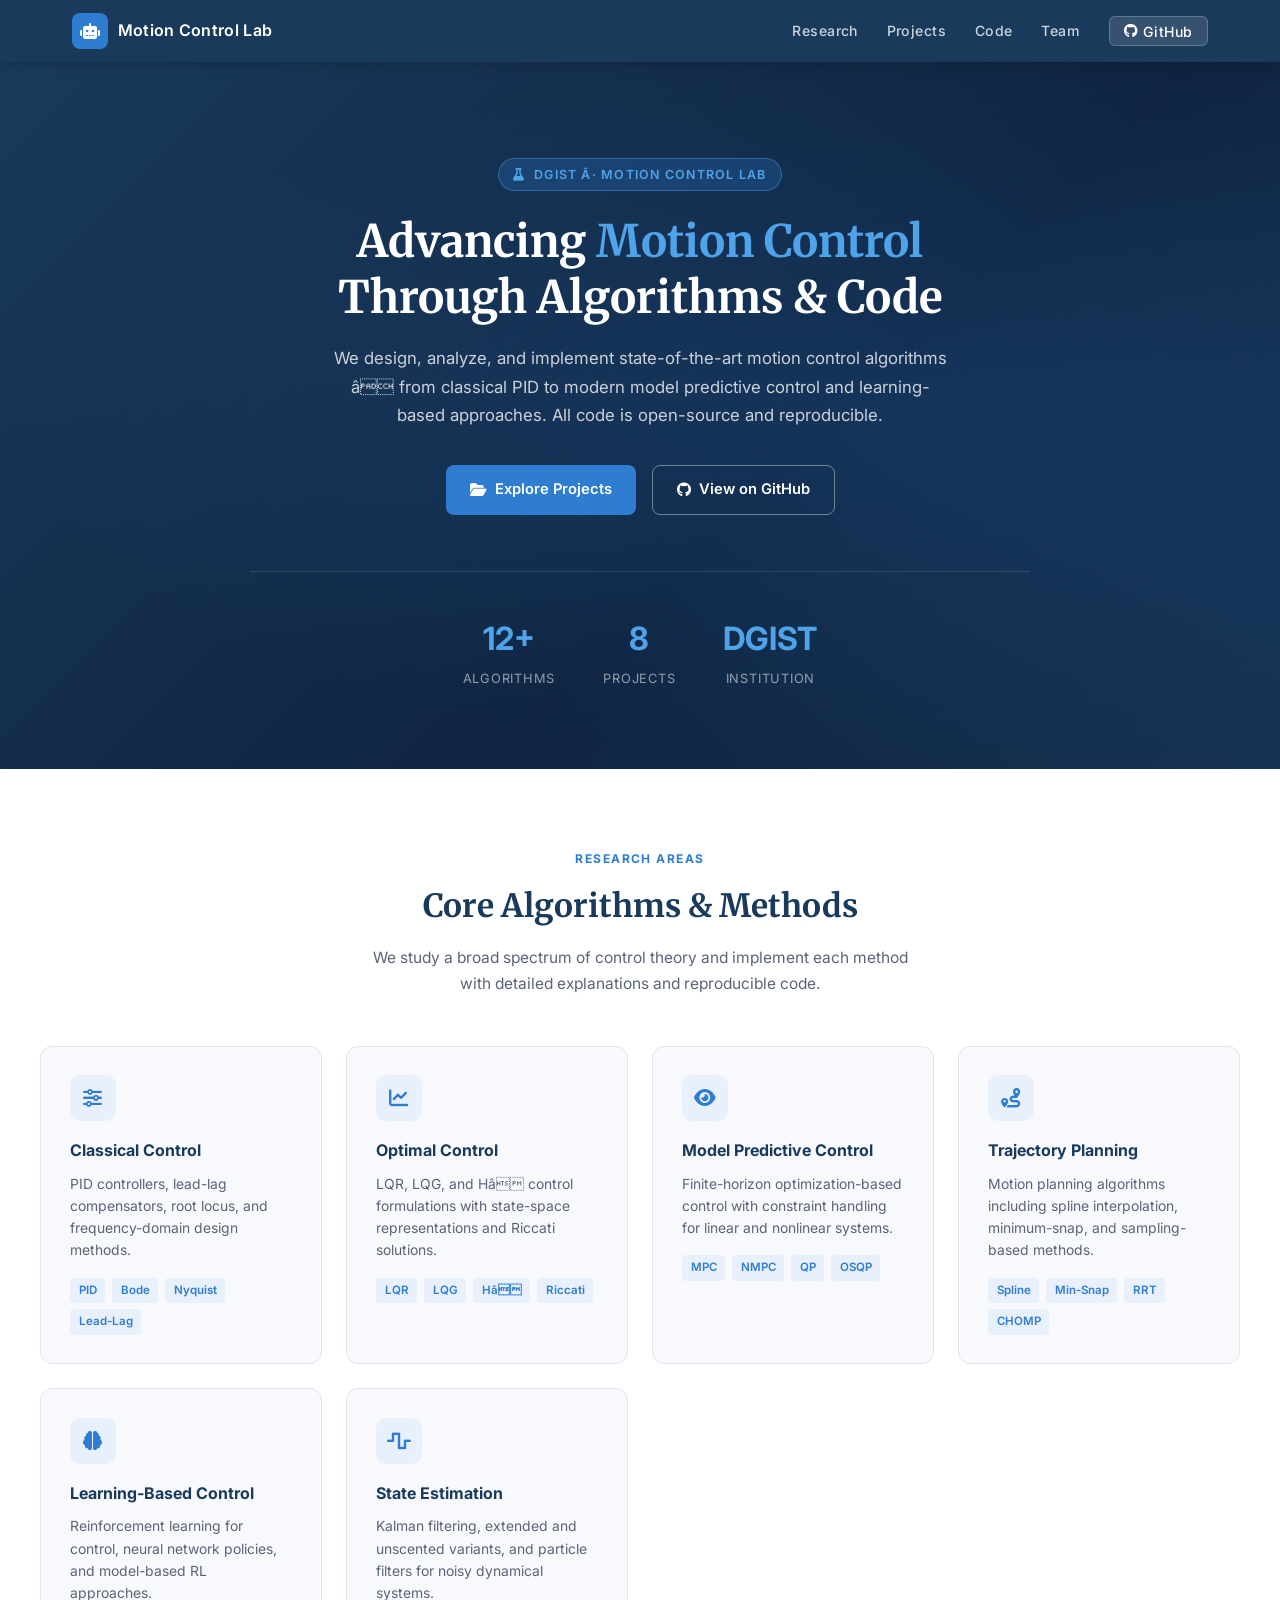
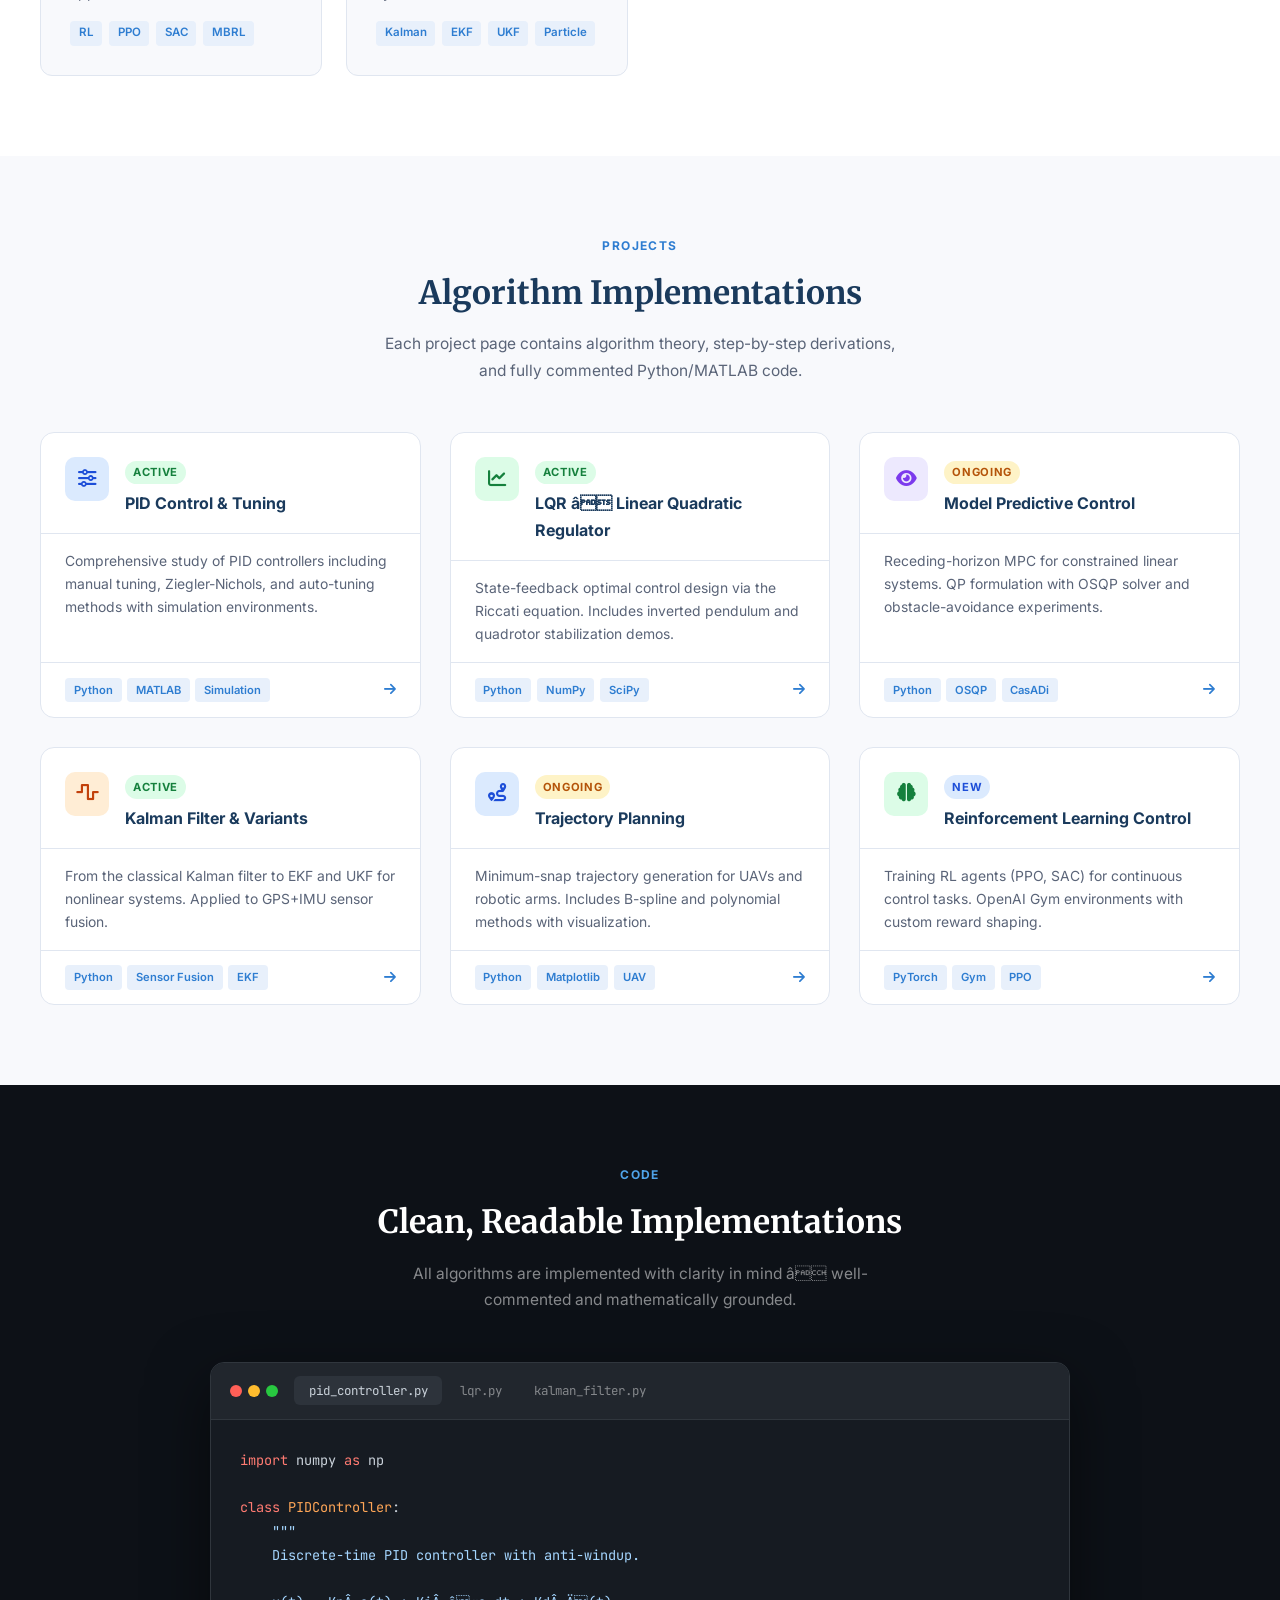
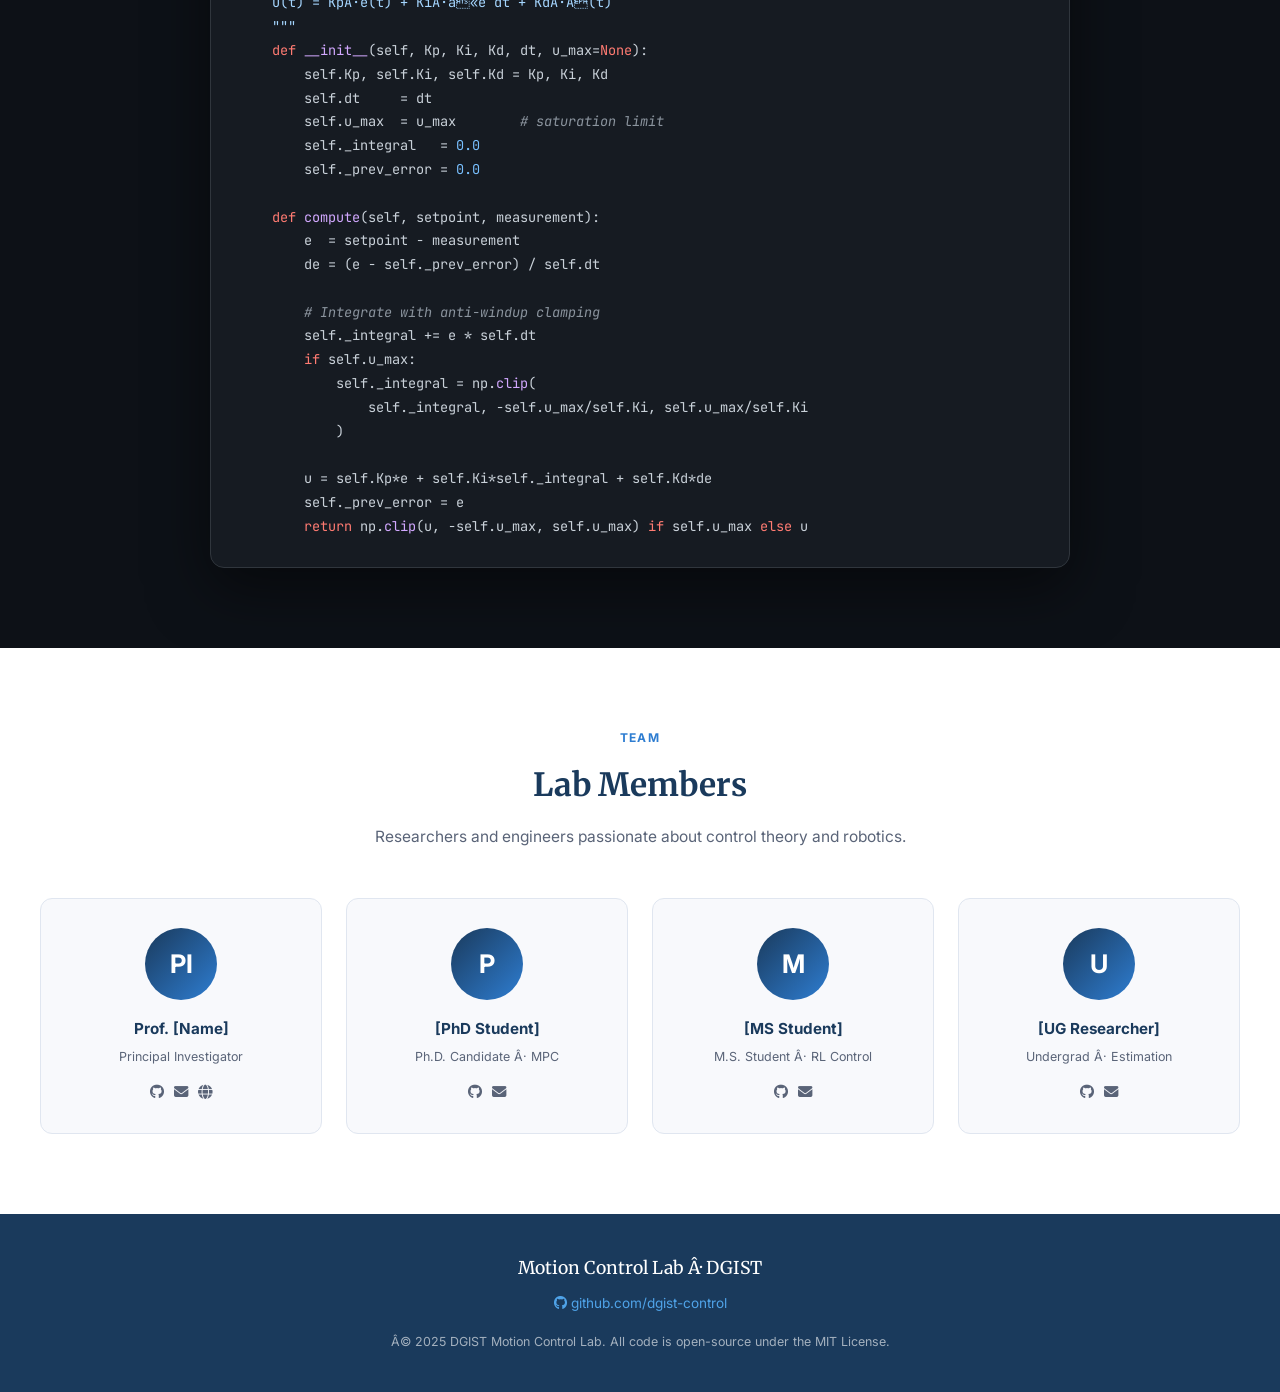
<file: index.html>
<!DOCTYPE html>
<html lang="en">
<head>
  <meta charset="UTF-8" />
  <meta name="viewport" content="width=device-width, initial-scale=1.0" />
  <title>Motion Control Lab â DGIST</title>
  <link rel="preconnect" href="https://fonts.googleapis.com">
  <link href="https://fonts.googleapis.com/css2?family=Inter:wght@300;400;500;600;700&family=JetBrains+Mono:wght@400;600&family=Merriweather:wght@400;700&display=swap" rel="stylesheet">
  <link rel="stylesheet" href="https://cdnjs.cloudflare.com/ajax/libs/font-awesome/6.5.0/css/all.min.css">
  <style>
    :root {
      --primary: #1a3a5c;
      --accent: #2e7dd1;
      --accent-light: #4fa3e8;
      --bg: #f8f9fc;
      --card-bg: #ffffff;
      --text: #1e2433;
      --text-muted: #5a6478;
      --border: #e0e6f0;
      --code-bg: #0d1117;
      --green: #2da44e;
      --tag-bg: #e8f0fb;
      --tag-color: #2e7dd1;
    }

    * { box-sizing: border-box; margin: 0; padding: 0; }

    body {
      font-family: 'Inter', sans-serif;
      background: var(--bg);
      color: var(--text);
      line-height: 1.7;
    }

    /* ââ NAV ââ */
    nav {
      background: var(--primary);
      position: sticky;
      top: 0;
      z-index: 100;
      box-shadow: 0 2px 12px rgba(0,0,0,0.18);
    }
    .nav-inner {
      max-width: 1200px;
      margin: 0 auto;
      padding: 0 2rem;
      display: flex;
      align-items: center;
      justify-content: space-between;
      height: 62px;
    }
    .nav-logo {
      display: flex;
      align-items: center;
      gap: 0.6rem;
      text-decoration: none;
    }
    .nav-logo .logo-icon {
      width: 36px;
      height: 36px;
      background: var(--accent);
      border-radius: 8px;
      display: flex;
      align-items: center;
      justify-content: center;
      font-size: 1rem;
      color: #fff;
    }
    .nav-logo span {
      color: #fff;
      font-weight: 600;
      font-size: 1rem;
      letter-spacing: 0.02em;
    }
    .nav-links {
      display: flex;
      gap: 1.8rem;
      list-style: none;
    }
    .nav-links a {
      color: rgba(255,255,255,0.78);
      text-decoration: none;
      font-size: 0.88rem;
      font-weight: 500;
      transition: color 0.2s;
      letter-spacing: 0.03em;
    }
    .nav-links a:hover { color: #fff; }
    .nav-github {
      background: rgba(255,255,255,0.12);
      color: #fff !important;
      padding: 0.35rem 0.9rem;
      border-radius: 6px;
      border: 1px solid rgba(255,255,255,0.22);
      transition: background 0.2s !important;
    }
    .nav-github:hover { background: rgba(255,255,255,0.22) !important; }

    /* ââ HERO ââ */
    .hero {
      background: linear-gradient(135deg, var(--primary) 0%, #0f2440 60%, #163354 100%);
      color: #fff;
      padding: 6rem 2rem 5rem;
      text-align: center;
      position: relative;
      overflow: hidden;
    }
    .hero::before {
      content: '';
      position: absolute;
      inset: 0;
      background: radial-gradient(ellipse at 70% 50%, rgba(46,125,209,0.18) 0%, transparent 70%);
    }
    .hero-inner { position: relative; z-index: 1; max-width: 780px; margin: 0 auto; }
    .hero-badge {
      display: inline-block;
      background: rgba(46,125,209,0.25);
      border: 1px solid rgba(79,163,232,0.4);
      color: var(--accent-light);
      font-size: 0.78rem;
      font-weight: 600;
      letter-spacing: 0.1em;
      text-transform: uppercase;
      padding: 0.3rem 0.9rem;
      border-radius: 100px;
      margin-bottom: 1.4rem;
    }
    .hero h1 {
      font-family: 'Merriweather', serif;
      font-size: 2.8rem;
      font-weight: 700;
      line-height: 1.25;
      margin-bottom: 1.2rem;
    }
    .hero h1 span { color: var(--accent-light); }
    .hero p {
      font-size: 1.05rem;
      color: rgba(255,255,255,0.78);
      max-width: 620px;
      margin: 0 auto 2.2rem;
    }
    .hero-cta {
      display: flex;
      gap: 1rem;
      justify-content: center;
      flex-wrap: wrap;
    }
    .btn {
      display: inline-flex;
      align-items: center;
      gap: 0.5rem;
      padding: 0.7rem 1.5rem;
      border-radius: 8px;
      font-size: 0.92rem;
      font-weight: 600;
      text-decoration: none;
      transition: all 0.2s;
      cursor: pointer;
    }
    .btn-primary { background: var(--accent); color: #fff; }
    .btn-primary:hover { background: #245fa8; transform: translateY(-1px); }
    .btn-outline {
      background: transparent;
      color: #fff;
      border: 1px solid rgba(255,255,255,0.4);
    }
    .btn-outline:hover { background: rgba(255,255,255,0.1); }

    .hero-stats {
      display: flex;
      justify-content: center;
      gap: 3rem;
      margin-top: 3.5rem;
      padding-top: 2.5rem;
      border-top: 1px solid rgba(255,255,255,0.12);
    }
    .stat { text-align: center; }
    .stat-number {
      font-size: 2rem;
      font-weight: 700;
      color: var(--accent-light);
    }
    .stat-label {
      font-size: 0.8rem;
      color: rgba(255,255,255,0.55);
      text-transform: uppercase;
      letter-spacing: 0.06em;
      margin-top: 0.1rem;
    }

    /* ââ SECTIONS ââ */
    section { padding: 5rem 2rem; }
    .section-inner { max-width: 1200px; margin: 0 auto; }
    .section-header { text-align: center; margin-bottom: 3rem; }
    .section-label {
      font-size: 0.75rem;
      font-weight: 700;
      text-transform: uppercase;
      letter-spacing: 0.12em;
      color: var(--accent);
      margin-bottom: 0.6rem;
    }
    .section-title {
      font-family: 'Merriweather', serif;
      font-size: 2rem;
      color: var(--primary);
      margin-bottom: 0.7rem;
    }
    .section-sub {
      color: var(--text-muted);
      font-size: 0.97rem;
      max-width: 540px;
      margin: 0 auto;
    }

    /* ââ RESEARCH AREAS ââ */
    #research { background: #fff; }
    .research-grid {
      display: grid;
      grid-template-columns: repeat(auto-fit, minmax(260px, 1fr));
      gap: 1.5rem;
    }
    .research-card {
      border: 1px solid var(--border);
      border-radius: 12px;
      padding: 1.8rem;
      transition: all 0.25s;
      background: var(--bg);
    }
    .research-card:hover {
      border-color: var(--accent);
      box-shadow: 0 6px 24px rgba(46,125,209,0.1);
      transform: translateY(-3px);
    }
    .rc-icon {
      width: 46px;
      height: 46px;
      border-radius: 10px;
      background: var(--tag-bg);
      display: flex;
      align-items: center;
      justify-content: center;
      font-size: 1.2rem;
      color: var(--accent);
      margin-bottom: 1rem;
    }
    .research-card h3 {
      font-size: 1rem;
      font-weight: 700;
      color: var(--primary);
      margin-bottom: 0.5rem;
    }
    .research-card p {
      font-size: 0.87rem;
      color: var(--text-muted);
      line-height: 1.6;
    }
    .rc-tags { display: flex; flex-wrap: wrap; gap: 0.4rem; margin-top: 1rem; }
    .tag {
      font-size: 0.72rem;
      font-weight: 600;
      background: var(--tag-bg);
      color: var(--tag-color);
      padding: 0.18rem 0.55rem;
      border-radius: 4px;
    }

    /* ââ PROJECTS ââ */
    #projects { background: var(--bg); }
    .projects-grid {
      display: grid;
      grid-template-columns: repeat(auto-fit, minmax(320px, 1fr));
      gap: 1.8rem;
    }
    .project-card {
      background: #fff;
      border: 1px solid var(--border);
      border-radius: 14px;
      overflow: hidden;
      transition: all 0.25s;
      text-decoration: none;
      color: inherit;
      display: flex;
      flex-direction: column;
    }
    .project-card:hover {
      box-shadow: 0 8px 30px rgba(26,58,92,0.12);
      transform: translateY(-4px);
      border-color: var(--accent);
    }
    .pc-header {
      padding: 1.5rem 1.5rem 1rem;
      border-bottom: 1px solid var(--border);
      display: flex;
      align-items: flex-start;
      gap: 1rem;
    }
    .pc-icon {
      width: 44px;
      height: 44px;
      border-radius: 10px;
      display: flex;
      align-items: center;
      justify-content: center;
      font-size: 1.15rem;
      flex-shrink: 0;
    }
    .pc-icon.blue { background: #dbeafe; color: #1d4ed8; }
    .pc-icon.green { background: #dcfce7; color: #15803d; }
    .pc-icon.purple { background: #ede9fe; color: #7c3aed; }
    .pc-icon.orange { background: #ffedd5; color: #c2410c; }
    .pc-meta { flex: 1; }
    .pc-status {
      font-size: 0.7rem;
      font-weight: 700;
      letter-spacing: 0.06em;
      text-transform: uppercase;
      padding: 0.15rem 0.5rem;
      border-radius: 100px;
      display: inline-block;
      margin-bottom: 0.35rem;
    }
    .status-active { background: #dcfce7; color: #15803d; }
    .status-ongoing { background: #fef3c7; color: #b45309; }
    .status-new { background: #dbeafe; color: #1d4ed8; }
    .pc-meta h3 {
      font-size: 1rem;
      font-weight: 700;
      color: var(--primary);
    }
    .pc-body { padding: 1rem 1.5rem; flex: 1; }
    .pc-body p { font-size: 0.87rem; color: var(--text-muted); line-height: 1.65; }
    .pc-footer {
      padding: 0.9rem 1.5rem;
      display: flex;
      align-items: center;
      justify-content: space-between;
      border-top: 1px solid var(--border);
    }
    .pc-tags { display: flex; flex-wrap: wrap; gap: 0.35rem; }
    .pc-footer .tag { font-size: 0.7rem; }
    .pc-arrow { color: var(--accent); font-size: 0.85rem; }

    /* ââ CODE PREVIEW ââ */
    #code-preview { background: #0d1117; }
    #code-preview .section-label { color: var(--accent-light); }
    #code-preview .section-title { color: #fff; }
    #code-preview .section-sub { color: rgba(255,255,255,0.5); }
    .code-window {
      background: #161b22;
      border: 1px solid #30363d;
      border-radius: 14px;
      overflow: hidden;
      box-shadow: 0 20px 60px rgba(0,0,0,0.5);
      max-width: 860px;
      margin: 0 auto;
    }
    .code-topbar {
      background: #21262d;
      padding: 0.85rem 1.2rem;
      display: flex;
      align-items: center;
      gap: 1rem;
      border-bottom: 1px solid #30363d;
    }
    .dots { display: flex; gap: 6px; }
    .dot {
      width: 12px;
      height: 12px;
      border-radius: 50%;
    }
    .dot-r { background: #ff5f57; }
    .dot-y { background: #febc2e; }
    .dot-g { background: #28c840; }
    .tab-bar { display: flex; gap: 0.2rem; }
    .tab {
      font-size: 0.78rem;
      color: rgba(255,255,255,0.45);
      padding: 0.25rem 0.9rem;
      border-radius: 6px;
      cursor: pointer;
      transition: all 0.2s;
      font-family: 'JetBrains Mono', monospace;
    }
    .tab.active { background: #2d333b; color: #c9d1d9; }
    pre.code-content {
      padding: 1.8rem;
      overflow-x: auto;
      font-family: 'JetBrains Mono', monospace;
      font-size: 0.85rem;
      line-height: 1.75;
      color: #c9d1d9;
      min-height: 260px;
    }
    .kw { color: #ff7b72; }
    .fn { color: #d2a8ff; }
    .str { color: #a5d6ff; }
    .num { color: #79c0ff; }
    .cmt { color: #8b949e; font-style: italic; }
    .cls { color: #ffa657; }

    /* ââ TEAM ââ */
    #team { background: #fff; }
    .team-grid {
      display: grid;
      grid-template-columns: repeat(auto-fit, minmax(200px, 1fr));
      gap: 1.5rem;
    }
    .member-card {
      text-align: center;
      padding: 1.8rem 1rem;
      border: 1px solid var(--border);
      border-radius: 12px;
      transition: all 0.2s;
      background: var(--bg);
    }
    .member-card:hover {
      border-color: var(--accent);
      box-shadow: 0 4px 20px rgba(46,125,209,0.1);
    }
    .avatar {
      width: 72px;
      height: 72px;
      border-radius: 50%;
      background: linear-gradient(135deg, var(--primary), var(--accent));
      display: flex;
      align-items: center;
      justify-content: center;
      font-size: 1.6rem;
      color: #fff;
      margin: 0 auto 1rem;
      font-weight: 700;
    }
    .member-card h4 { font-size: 0.95rem; font-weight: 700; color: var(--primary); }
    .member-role { font-size: 0.78rem; color: var(--text-muted); margin-top: 0.25rem; }
    .member-links { margin-top: 0.8rem; display: flex; justify-content: center; gap: 0.6rem; }
    .member-links a { color: var(--text-muted); font-size: 0.9rem; transition: color 0.2s; text-decoration: none; }
    .member-links a:hover { color: var(--accent); }

    /* ââ FOOTER ââ */
    footer {
      background: var(--primary);
      color: rgba(255,255,255,0.6);
      text-align: center;
      padding: 2.5rem 2rem;
      font-size: 0.85rem;
    }
    footer a { color: var(--accent-light); text-decoration: none; }
    footer a:hover { text-decoration: underline; }
    .footer-inner { max-width: 700px; margin: 0 auto; }
    .footer-logo {
      font-family: 'Merriweather', serif;
      color: #fff;
      font-size: 1.1rem;
      margin-bottom: 0.5rem;
    }

    /* ââ RESPONSIVE ââ */
    @media (max-width: 700px) {
      .hero h1 { font-size: 2rem; }
      .nav-links { display: none; }
      .hero-stats { gap: 1.5rem; }
    }
  </style>
</head>
<body>

<!-- ââ NAVIGATION ââ -->
<nav>
  <div class="nav-inner">
    <a class="nav-logo" href="#">
      <div class="logo-icon"><i class="fa fa-robot"></i></div>
      <span>Motion Control Lab</span>
    </a>
    <ul class="nav-links">
      <li><a href="#research">Research</a></li>
      <li><a href="#projects">Projects</a></li>
      <li><a href="#code-preview">Code</a></li>
      <li><a href="#team">Team</a></li>
      <li>
        <a class="nav-github" href="https://github.com/dgist-control" target="_blank">
          <i class="fab fa-github"></i> GitHub
        </a>
      </li>
    </ul>
  </div>
</nav>

<!-- ââ HERO ââ -->
<section class="hero">
  <div class="hero-inner">
    <div class="hero-badge"><i class="fa fa-flask"></i> &nbsp;DGIST Â· Motion Control Lab</div>
    <h1>Advancing <span>Motion Control</span><br>Through Algorithms & Code</h1>
    <p>
      We design, analyze, and implement state-of-the-art motion control algorithms â
      from classical PID to modern model predictive control and learning-based approaches.
      All code is open-source and reproducible.
    </p>
    <div class="hero-cta">
      <a class="btn btn-primary" href="#projects">
        <i class="fa fa-folder-open"></i> Explore Projects
      </a>
      <a class="btn btn-outline" href="https://github.com/dgist-control" target="_blank">
        <i class="fab fa-github"></i> View on GitHub
      </a>
    </div>
    <div class="hero-stats">
      <div class="stat">
        <div class="stat-number">12+</div>
        <div class="stat-label">Algorithms</div>
      </div>
      <div class="stat">
        <div class="stat-number">8</div>
        <div class="stat-label">Projects</div>
      </div>
      <div class="stat">
        <div class="stat-number">DGIST</div>
        <div class="stat-label">Institution</div>
      </div>
    </div>
  </div>
</section>

<!-- ââ RESEARCH AREAS ââ -->
<section id="research">
  <div class="section-inner">
    <div class="section-header">
      <div class="section-label">Research Areas</div>
      <h2 class="section-title">Core Algorithms & Methods</h2>
      <p class="section-sub">
        We study a broad spectrum of control theory and implement each method with detailed explanations and reproducible code.
      </p>
    </div>
    <div class="research-grid">

      <div class="research-card">
        <div class="rc-icon"><i class="fa fa-sliders"></i></div>
        <h3>Classical Control</h3>
        <p>PID controllers, lead-lag compensators, root locus, and frequency-domain design methods.</p>
        <div class="rc-tags">
          <span class="tag">PID</span>
          <span class="tag">Bode</span>
          <span class="tag">Nyquist</span>
          <span class="tag">Lead-Lag</span>
        </div>
      </div>

      <div class="research-card">
        <div class="rc-icon"><i class="fa fa-chart-line"></i></div>
        <h3>Optimal Control</h3>
        <p>LQR, LQG, and Hâ control formulations with state-space representations and Riccati solutions.</p>
        <div class="rc-tags">
          <span class="tag">LQR</span>
          <span class="tag">LQG</span>
          <span class="tag">Hâ</span>
          <span class="tag">Riccati</span>
        </div>
      </div>

      <div class="research-card">
        <div class="rc-icon"><i class="fa fa-eye"></i></div>
        <h3>Model Predictive Control</h3>
        <p>Finite-horizon optimization-based control with constraint handling for linear and nonlinear systems.</p>
        <div class="rc-tags">
          <span class="tag">MPC</span>
          <span class="tag">NMPC</span>
          <span class="tag">QP</span>
          <span class="tag">OSQP</span>
        </div>
      </div>

      <div class="research-card">
        <div class="rc-icon"><i class="fa fa-route"></i></div>
        <h3>Trajectory Planning</h3>
        <p>Motion planning algorithms including spline interpolation, minimum-snap, and sampling-based methods.</p>
        <div class="rc-tags">
          <span class="tag">Spline</span>
          <span class="tag">Min-Snap</span>
          <span class="tag">RRT</span>
          <span class="tag">CHOMP</span>
        </div>
      </div>

      <div class="research-card">
        <div class="rc-icon"><i class="fa fa-brain"></i></div>
        <h3>Learning-Based Control</h3>
        <p>Reinforcement learning for control, neural network policies, and model-based RL approaches.</p>
        <div class="rc-tags">
          <span class="tag">RL</span>
          <span class="tag">PPO</span>
          <span class="tag">SAC</span>
          <span class="tag">MBRL</span>
        </div>
      </div>

      <div class="research-card">
        <div class="rc-icon"><i class="fa fa-wave-square"></i></div>
        <h3>State Estimation</h3>
        <p>Kalman filtering, extended and unscented variants, and particle filters for noisy dynamical systems.</p>
        <div class="rc-tags">
          <span class="tag">Kalman</span>
          <span class="tag">EKF</span>
          <span class="tag">UKF</span>
          <span class="tag">Particle</span>
        </div>
      </div>

    </div>
  </div>
</section>

<!-- ââ PROJECTS ââ -->
<section id="projects">
  <div class="section-inner">
    <div class="section-header">
      <div class="section-label">Projects</div>
      <h2 class="section-title">Algorithm Implementations</h2>
      <p class="section-sub">
        Each project page contains algorithm theory, step-by-step derivations, and fully commented Python/MATLAB code.
      </p>
    </div>
    <div class="projects-grid">

      <a class="project-card" href="projects/pid-control.html">
        <div class="pc-header">
          <div class="pc-icon blue"><i class="fa fa-sliders-h"></i></div>
          <div class="pc-meta">
            <span class="pc-status status-active">Active</span>
            <h3>PID Control & Tuning</h3>
          </div>
        </div>
        <div class="pc-body">
          <p>Comprehensive study of PID controllers including manual tuning, Ziegler-Nichols, and auto-tuning methods with simulation environments.</p>
        </div>
        <div class="pc-footer">
          <div class="pc-tags">
            <span class="tag">Python</span><span class="tag">MATLAB</span><span class="tag">Simulation</span>
          </div>
          <span class="pc-arrow"><i class="fa fa-arrow-right"></i></span>
        </div>
      </a>

      <a class="project-card" href="projects/lqr.html">
        <div class="pc-header">
          <div class="pc-icon green"><i class="fa fa-chart-line"></i></div>
          <div class="pc-meta">
            <span class="pc-status status-active">Active</span>
            <h3>LQR â Linear Quadratic Regulator</h3>
          </div>
        </div>
        <div class="pc-body">
          <p>State-feedback optimal control design via the Riccati equation. Includes inverted pendulum and quadrotor stabilization demos.</p>
        </div>
        <div class="pc-footer">
          <div class="pc-tags">
            <span class="tag">Python</span><span class="tag">NumPy</span><span class="tag">SciPy</span>
          </div>
          <span class="pc-arrow"><i class="fa fa-arrow-right"></i></span>
        </div>
      </a>

      <a class="project-card" href="projects/mpc.html">
        <div class="pc-header">
          <div class="pc-icon purple"><i class="fa fa-eye"></i></div>
          <div class="pc-meta">
            <span class="pc-status status-ongoing">Ongoing</span>
            <h3>Model Predictive Control</h3>
          </div>
        </div>
        <div class="pc-body">
          <p>Receding-horizon MPC for constrained linear systems. QP formulation with OSQP solver and obstacle-avoidance experiments.</p>
        </div>
        <div class="pc-footer">
          <div class="pc-tags">
            <span class="tag">Python</span><span class="tag">OSQP</span><span class="tag">CasADi</span>
          </div>
          <span class="pc-arrow"><i class="fa fa-arrow-right"></i></span>
        </div>
      </a>

      <a class="project-card" href="projects/kalman.html">
        <div class="pc-header">
          <div class="pc-icon orange"><i class="fa fa-wave-square"></i></div>
          <div class="pc-meta">
            <span class="pc-status status-active">Active</span>
            <h3>Kalman Filter & Variants</h3>
          </div>
        </div>
        <div class="pc-body">
          <p>From the classical Kalman filter to EKF and UKF for nonlinear systems. Applied to GPS+IMU sensor fusion.</p>
        </div>
        <div class="pc-footer">
          <div class="pc-tags">
            <span class="tag">Python</span><span class="tag">Sensor Fusion</span><span class="tag">EKF</span>
          </div>
          <span class="pc-arrow"><i class="fa fa-arrow-right"></i></span>
        </div>
      </a>

      <a class="project-card" href="projects/trajectory.html">
        <div class="pc-header">
          <div class="pc-icon blue"><i class="fa fa-route"></i></div>
          <div class="pc-meta">
            <span class="pc-status status-ongoing">Ongoing</span>
            <h3>Trajectory Planning</h3>
          </div>
        </div>
        <div class="pc-body">
          <p>Minimum-snap trajectory generation for UAVs and robotic arms. Includes B-spline and polynomial methods with visualization.</p>
        </div>
        <div class="pc-footer">
          <div class="pc-tags">
            <span class="tag">Python</span><span class="tag">Matplotlib</span><span class="tag">UAV</span>
          </div>
          <span class="pc-arrow"><i class="fa fa-arrow-right"></i></span>
        </div>
      </a>

      <a class="project-card" href="projects/rl-control.html">
        <div class="pc-header">
          <div class="pc-icon green"><i class="fa fa-brain"></i></div>
          <div class="pc-meta">
            <span class="pc-status status-new">New</span>
            <h3>Reinforcement Learning Control</h3>
          </div>
        </div>
        <div class="pc-body">
          <p>Training RL agents (PPO, SAC) for continuous control tasks. OpenAI Gym environments with custom reward shaping.</p>
        </div>
        <div class="pc-footer">
          <div class="pc-tags">
            <span class="tag">PyTorch</span><span class="tag">Gym</span><span class="tag">PPO</span>
          </div>
          <span class="pc-arrow"><i class="fa fa-arrow-right"></i></span>
        </div>
      </a>

    </div>
  </div>
</section>

<!-- ââ CODE PREVIEW ââ -->
<section id="code-preview">
  <div class="section-inner">
    <div class="section-header">
      <div class="section-label">Code</div>
      <h2 class="section-title">Clean, Readable Implementations</h2>
      <p class="section-sub">All algorithms are implemented with clarity in mind â well-commented and mathematically grounded.</p>
    </div>
    <div class="code-window">
      <div class="code-topbar">
        <div class="dots">
          <div class="dot dot-r"></div>
          <div class="dot dot-y"></div>
          <div class="dot dot-g"></div>
        </div>
        <div class="tab-bar">
          <div class="tab active" onclick="showTab('pid')">pid_controller.py</div>
          <div class="tab" onclick="showTab('lqr')">lqr.py</div>
          <div class="tab" onclick="showTab('kalman')">kalman_filter.py</div>
        </div>
      </div>
      <pre class="code-content" id="code-display"></pre>
    </div>
  </div>
</section>

<!-- ââ TEAM ââ -->
<section id="team">
  <div class="section-inner">
    <div class="section-header">
      <div class="section-label">Team</div>
      <h2 class="section-title">Lab Members</h2>
      <p class="section-sub">Researchers and engineers passionate about control theory and robotics.</p>
    </div>
    <div class="team-grid">
      <div class="member-card">
        <div class="avatar">PI</div>
        <h4>Prof. [Name]</h4>
        <div class="member-role">Principal Investigator</div>
        <div class="member-links">
          <a href="#"><i class="fab fa-github"></i></a>
          <a href="#"><i class="fa fa-envelope"></i></a>
          <a href="#"><i class="fa fa-globe"></i></a>
        </div>
      </div>
      <div class="member-card">
        <div class="avatar">P</div>
        <h4>[PhD Student]</h4>
        <div class="member-role">Ph.D. Candidate Â· MPC</div>
        <div class="member-links">
          <a href="#"><i class="fab fa-github"></i></a>
          <a href="#"><i class="fa fa-envelope"></i></a>
        </div>
      </div>
      <div class="member-card">
        <div class="avatar">M</div>
        <h4>[MS Student]</h4>
        <div class="member-role">M.S. Student Â· RL Control</div>
        <div class="member-links">
          <a href="#"><i class="fab fa-github"></i></a>
          <a href="#"><i class="fa fa-envelope"></i></a>
        </div>
      </div>
      <div class="member-card">
        <div class="avatar">U</div>
        <h4>[UG Researcher]</h4>
        <div class="member-role">Undergrad Â· Estimation</div>
        <div class="member-links">
          <a href="#"><i class="fab fa-github"></i></a>
          <a href="#"><i class="fa fa-envelope"></i></a>
        </div>
      </div>
    </div>
  </div>
</section>

<!-- ââ FOOTER ââ -->
<footer>
  <div class="footer-inner">
    <div class="footer-logo">Motion Control Lab Â· DGIST</div>
    <p style="margin-top:0.4rem;">
      <a href="https://github.com/dgist-control" target="_blank">
        <i class="fab fa-github"></i> github.com/dgist-control
      </a>
    </p>
    <p style="margin-top:1rem; font-size:0.78rem;">
      Â© 2025 DGIST Motion Control Lab. All code is open-source under the MIT License.
    </p>
  </div>
</footer>

<script>
const codes = {
  pid: `<span class="kw">import</span> numpy <span class="kw">as</span> np

<span class="kw">class</span> <span class="cls">PIDController</span>:
    <span class="str">"""
    Discrete-time PID controller with anti-windup.

    u(t) = KpÂ·e(t) + KiÂ·â«e dt + KdÂ·Ä(t)
    """</span>
    <span class="kw">def</span> <span class="fn">__init__</span>(self, Kp, Ki, Kd, dt, u_max=<span class="kw">None</span>):
        self.Kp, self.Ki, self.Kd = Kp, Ki, Kd
        self.dt     = dt
        self.u_max  = u_max        <span class="cmt"># saturation limit</span>
        self._integral   = <span class="num">0.0</span>
        self._prev_error = <span class="num">0.0</span>

    <span class="kw">def</span> <span class="fn">compute</span>(self, setpoint, measurement):
        e  = setpoint - measurement
        de = (e - self._prev_error) / self.dt

        <span class="cmt"># Integrate with anti-windup clamping</span>
        self._integral += e * self.dt
        <span class="kw">if</span> self.u_max:
            self._integral = np.<span class="fn">clip</span>(
                self._integral, -self.u_max/self.Ki, self.u_max/self.Ki
            )

        u = self.Kp*e + self.Ki*self._integral + self.Kd*de
        self._prev_error = e
        <span class="kw">return</span> np.<span class="fn">clip</span>(u, -self.u_max, self.u_max) <span class="kw">if</span> self.u_max <span class="kw">else</span> u`,

  lqr: `<span class="kw">import</span> numpy <span class="kw">as</span> np
<span class="kw">from</span> scipy <span class="kw">import</span> linalg

<span class="kw">def</span> <span class="fn">lqr</span>(A, B, Q, R):
    <span class="str">"""
    Compute the LQR gain K for the continuous-time system:
        áº = Ax + Bu,   cost J = â«(xáµQx + uáµRu)dt

    Solves the Continuous Algebraic Riccati Equation (CARE):
        AáµP + PA â PBRâ»Â¹BáµP + Q = 0
    Returns:  K  such that  u = âKx
    """</span>
    <span class="cmt"># Solve CARE using scipy</span>
    P = linalg.<span class="fn">solve_continuous_are</span>(A, B, Q, R)

    <span class="cmt"># Optimal gain matrix</span>
    K = np.<span class="fn">linalg.inv</span>(R) @ B.T @ P
    <span class="kw">return</span> K, P

<span class="cmt"># ââ Example: double integrator ââ</span>
A = np.<span class="fn">array</span>([[<span class="num">0</span>, <span class="num">1</span>], [<span class="num">0</span>, <span class="num">0</span>]])
B = np.<span class="fn">array</span>([[<span class="num">0</span>], [<span class="num">1</span>]])
Q = np.<span class="fn">diag</span>([<span class="num">10</span>, <span class="num">1</span>])   <span class="cmt"># penalise position more</span>
R = np.<span class="fn">array</span>([[<span class="num">0.1</span>]])

K, P = <span class="fn">lqr</span>(A, B, Q, R)
<span class="fn">print</span>(<span class="str">f"LQR Gain K = {K}"</span>)`,

  kalman: `<span class="kw">import</span> numpy <span class="kw">as</span> np

<span class="kw">class</span> <span class="cls">KalmanFilter</span>:
    <span class="str">"""
    Linear Discrete Kalman Filter.
    State model:  x[k] = A x[k-1] + B u[k-1] + w,  w ~ N(0,Q)
    Measurement:  z[k] = H x[k] + v,                v ~ N(0,R)
    """</span>
    <span class="kw">def</span> <span class="fn">__init__</span>(self, A, B, H, Q, R, x0, P0):
        self.A, self.B, self.H = A, B, H
        self.Q, self.R = Q, R
        self.x = x0   <span class="cmt"># state estimate</span>
        self.P = P0   <span class="cmt"># error covariance</span>

    <span class="kw">def</span> <span class="fn">predict</span>(self, u=<span class="num">0</span>):
        <span class="cmt"># Time update (predict)</span>
        self.x = self.A @ self.x + self.B * u
        self.P = self.A @ self.P @ self.A.T + self.Q

    <span class="kw">def</span> <span class="fn">update</span>(self, z):
        <span class="cmt"># Measurement update (correct)</span>
        S = self.H @ self.P @ self.H.T + self.R
        K = self.P @ self.H.T @ np.<span class="fn">linalg.inv</span>(S)   <span class="cmt"># Kalman gain</span>
        self.x = self.x + K @ (z - self.H @ self.x)
        I = np.<span class="fn">eye</span>(len(self.x))
        self.P = (I - K @ self.H) @ self.P
        <span class="kw">return</span> self.x.copy()`
};

function showTab(name) {
  document.getElementById('code-display').innerHTML = codes[name];
  document.querySelectorAll('.tab').forEach(t => t.classList.remove('active'));
  event.target.classList.add('active');
}
// Default
document.getElementById('code-display').innerHTML = codes['pid'];
</script>

</body>
</html>
</file>
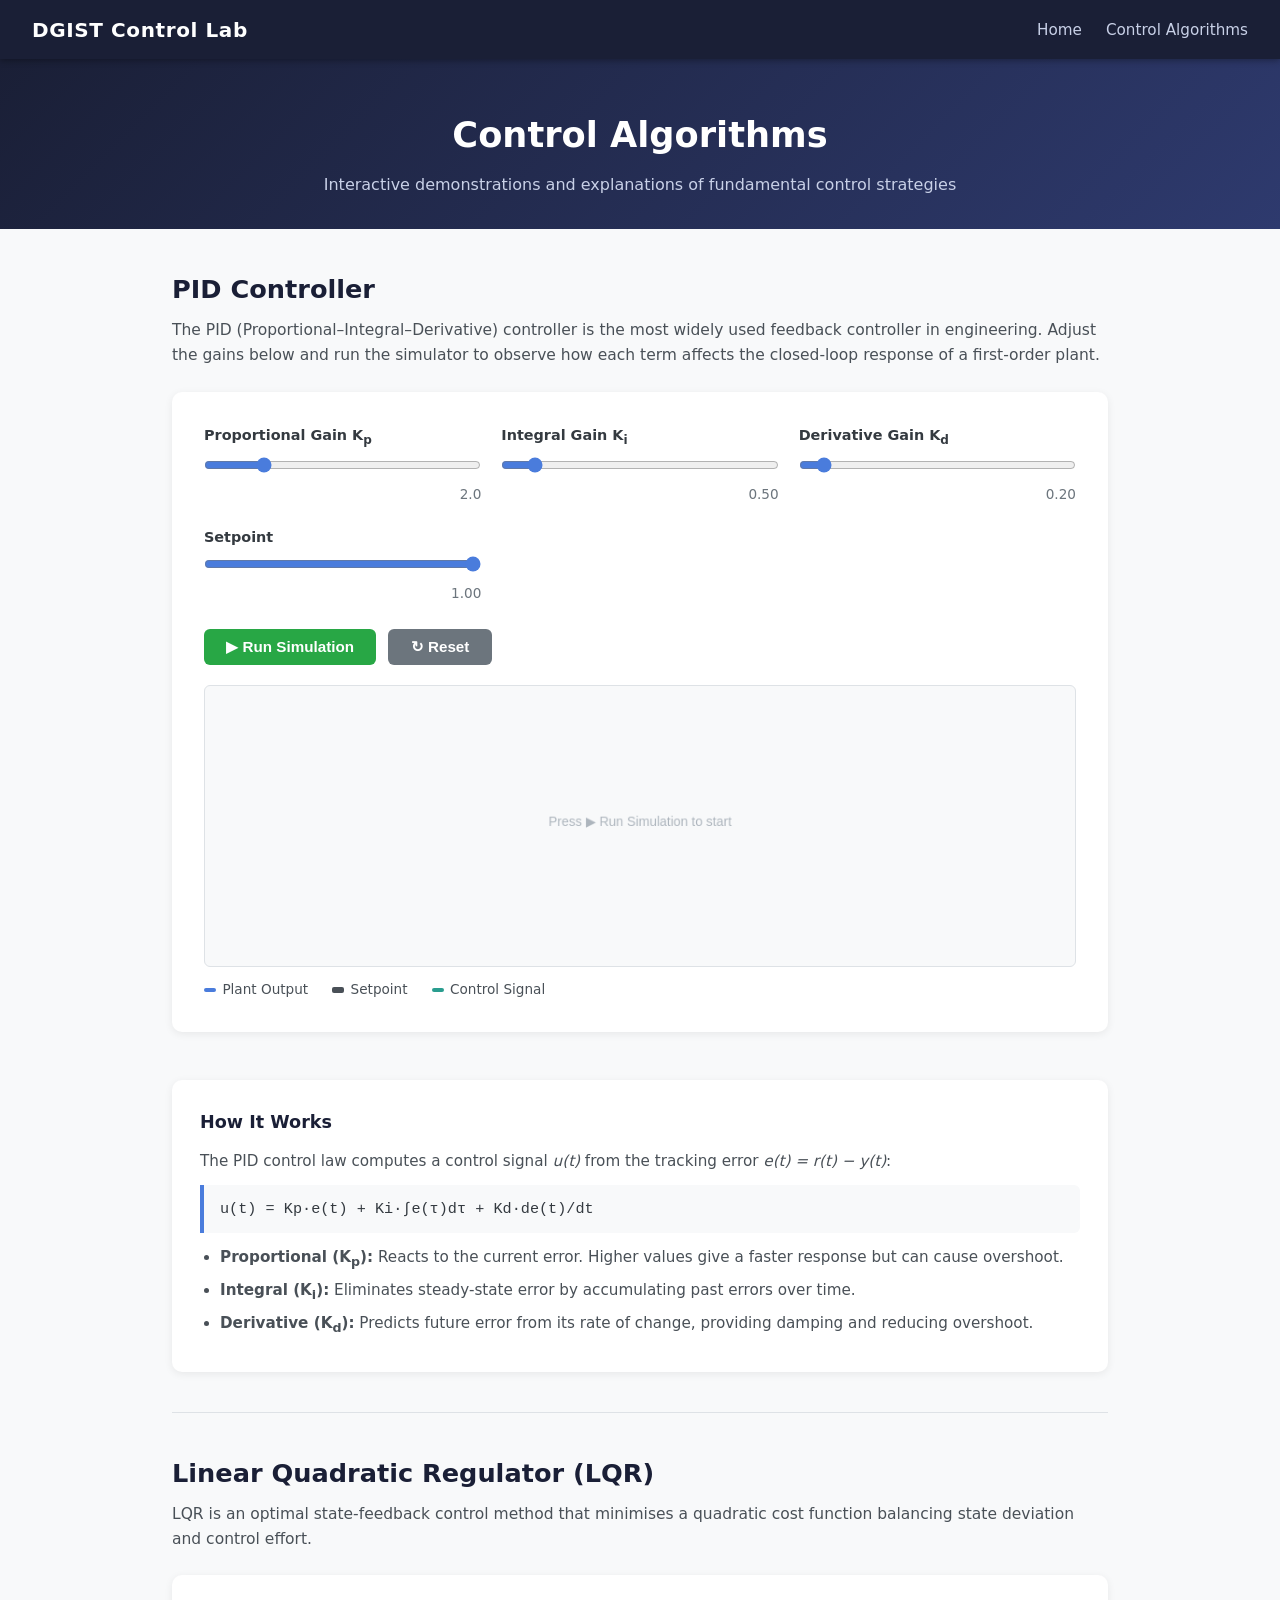
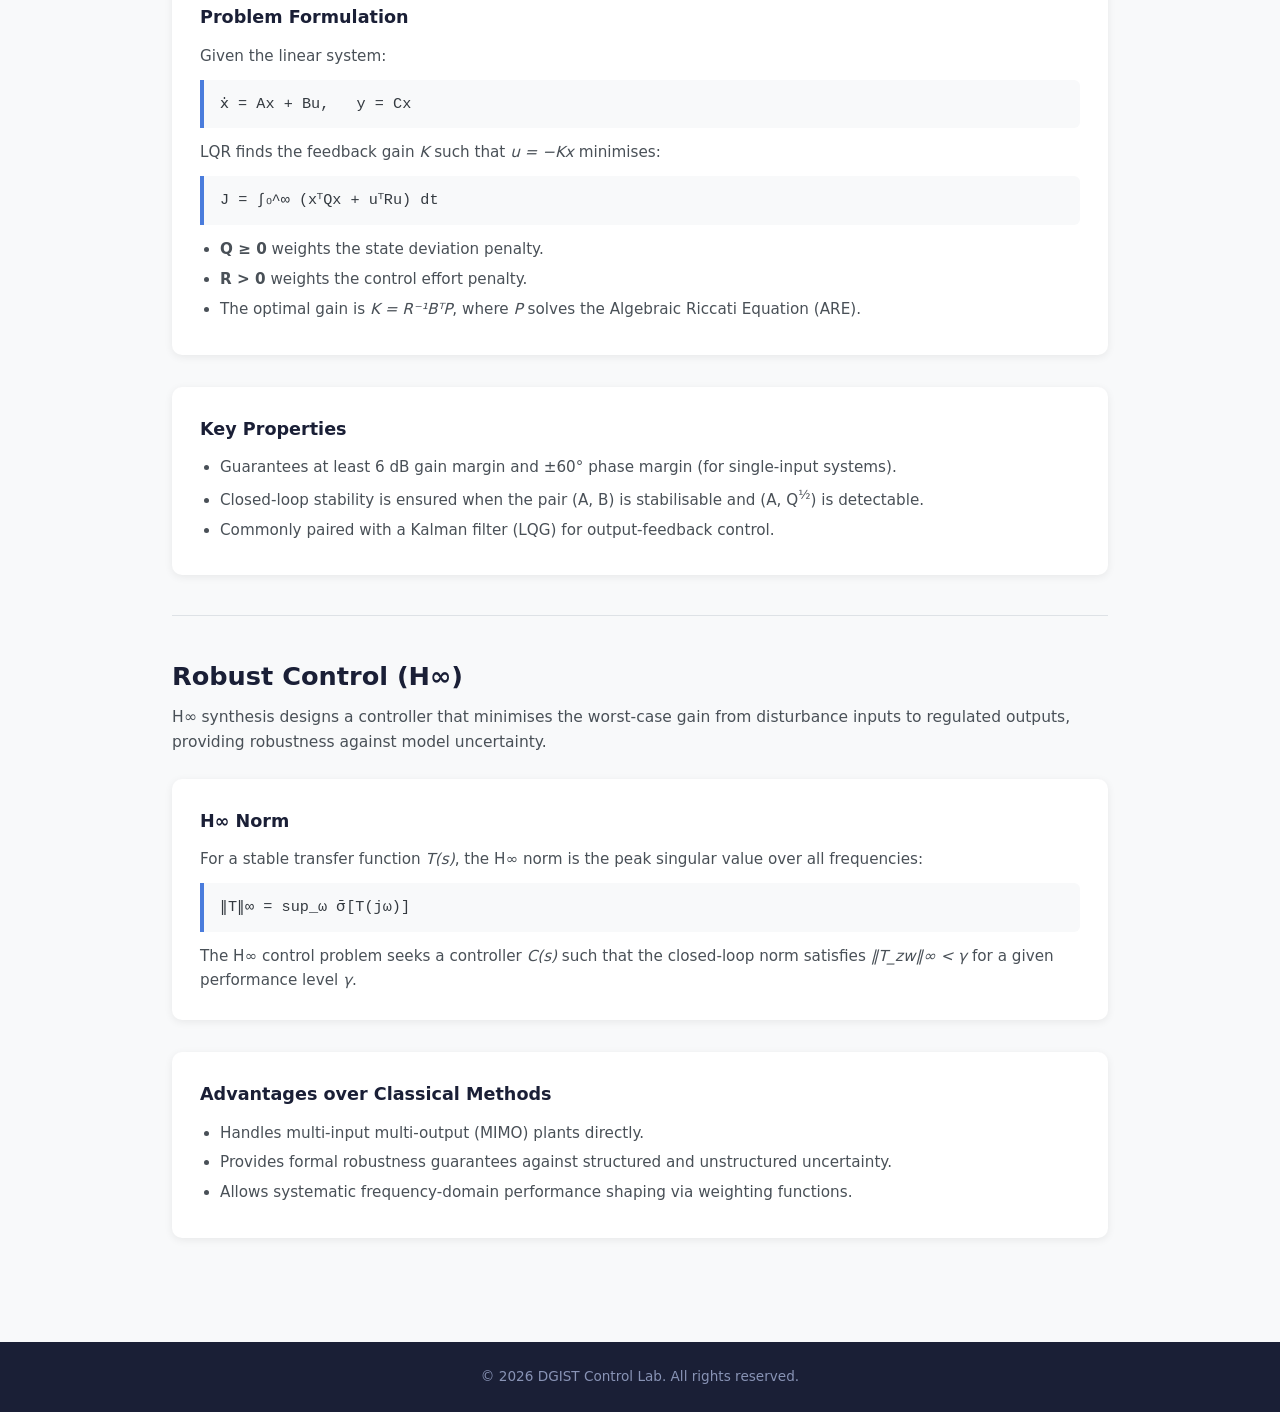
<file: algorithms.html>
<!DOCTYPE html>
<html lang="en">
<head>
  <meta charset="UTF-8" />
  <meta name="viewport" content="width=device-width, initial-scale=1.0" />
  <title>Control Algorithms – DGIST Control Lab</title>
  <link rel="stylesheet" href="style.css" />
</head>
<body>
  <header>
    <nav class="navbar">
      <div class="nav-brand">DGIST Control Lab</div>
      <ul class="nav-links">
        <li><a href="index.html">Home</a></li>
        <li><a href="algorithms.html">Control Algorithms</a></li>
      </ul>
    </nav>
  </header>

  <main>
    <div class="page-header">
      <h1>Control Algorithms</h1>
      <p>Interactive demonstrations and explanations of fundamental control strategies</p>
    </div>

    <div class="content">

      <!-- ===================== PID ===================== -->
      <h2 class="section-title" id="pid">PID Controller</h2>
      <p class="section-desc">
        The PID (Proportional–Integral–Derivative) controller is the most widely
        used feedback controller in engineering. Adjust the gains below and run
        the simulator to observe how each term affects the closed-loop response
        of a first-order plant.
      </p>

      <!-- Interactive Simulator -->
      <div class="simulator-box">
        <div class="controls-grid">
          <div class="control-group">
            <label for="kp">Proportional Gain K<sub>p</sub></label>
            <input type="range" id="kp" min="0" max="10" step="0.1" value="2.0" />
            <div class="value-display" id="kp-val">2.0</div>
          </div>
          <div class="control-group">
            <label for="ki">Integral Gain K<sub>i</sub></label>
            <input type="range" id="ki" min="0" max="5" step="0.05" value="0.5" />
            <div class="value-display" id="ki-val">0.50</div>
          </div>
          <div class="control-group">
            <label for="kd">Derivative Gain K<sub>d</sub></label>
            <input type="range" id="kd" min="0" max="3" step="0.05" value="0.2" />
            <div class="value-display" id="kd-val">0.20</div>
          </div>
          <div class="control-group">
            <label for="setpoint">Setpoint</label>
            <input type="range" id="setpoint" min="0.1" max="1" step="0.05" value="1.0" />
            <div class="value-display" id="setpoint-val">1.00</div>
          </div>
        </div>

        <div class="sim-buttons">
          <button class="btn-run" id="btn-run">&#9654; Run Simulation</button>
          <button class="btn-reset" id="btn-reset">&#8635; Reset</button>
        </div>

        <canvas id="pid-canvas" height="300"></canvas>

        <div class="chart-legend">
          <div class="legend-item">
            <div class="legend-dot" style="background:#4a7cdc;"></div>
            <span>Plant Output</span>
          </div>
          <div class="legend-item">
            <div class="legend-dot" style="background:#e63946; border-style:dashed;"></div>
            <span>Setpoint</span>
          </div>
          <div class="legend-item">
            <div class="legend-dot" style="background:#2a9d8f;"></div>
            <span>Control Signal</span>
          </div>
        </div>
      </div>

      <!-- PID Theory -->
      <div class="info-box">
        <h3>How It Works</h3>
        <p>
          The PID control law computes a control signal <em>u(t)</em> from the
          tracking error <em>e(t) = r(t) − y(t)</em>:
        </p>
        <div class="formula">u(t) = Kp·e(t)  +  Ki·∫e(τ)dτ  +  Kd·de(t)/dt</div>
        <ul>
          <li><strong>Proportional (K<sub>p</sub>):</strong> Reacts to the current error. Higher values give a faster response but can cause overshoot.</li>
          <li><strong>Integral (K<sub>i</sub>):</strong> Eliminates steady-state error by accumulating past errors over time.</li>
          <li><strong>Derivative (K<sub>d</sub>):</strong> Predicts future error from its rate of change, providing damping and reducing overshoot.</li>
        </ul>
      </div>

      <hr class="section-divider" />

      <!-- ===================== LQR ===================== -->
      <h2 class="section-title" id="lqr">Linear Quadratic Regulator (LQR)</h2>
      <p class="section-desc">
        LQR is an optimal state-feedback control method that minimises a
        quadratic cost function balancing state deviation and control effort.
      </p>

      <div class="info-box">
        <h3>Problem Formulation</h3>
        <p>Given the linear system:</p>
        <div class="formula">ẋ = Ax + Bu,&nbsp;&nbsp; y = Cx</div>
        <p>LQR finds the feedback gain <em>K</em> such that <em>u = −Kx</em> minimises:</p>
        <div class="formula">J = ∫₀^∞ (xᵀQx + uᵀRu) dt</div>
        <ul>
          <li><strong>Q ≥ 0</strong> weights the state deviation penalty.</li>
          <li><strong>R &gt; 0</strong> weights the control effort penalty.</li>
          <li>The optimal gain is <em>K = R⁻¹BᵀP</em>, where <em>P</em> solves the Algebraic Riccati Equation (ARE).</li>
        </ul>
      </div>

      <div class="info-box">
        <h3>Key Properties</h3>
        <ul>
          <li>Guarantees at least 6 dB gain margin and ±60° phase margin (for single-input systems).</li>
          <li>Closed-loop stability is ensured when the pair (A, B) is stabilisable and (A, Q<sup>½</sup>) is detectable.</li>
          <li>Commonly paired with a Kalman filter (LQG) for output-feedback control.</li>
        </ul>
      </div>

      <hr class="section-divider" />

      <!-- ===================== Robust ===================== -->
      <h2 class="section-title" id="robust">Robust Control (H∞)</h2>
      <p class="section-desc">
        H∞ synthesis designs a controller that minimises the worst-case gain
        from disturbance inputs to regulated outputs, providing robustness
        against model uncertainty.
      </p>

      <div class="info-box">
        <h3>H∞ Norm</h3>
        <p>
          For a stable transfer function <em>T(s)</em>, the H∞ norm is the peak
          singular value over all frequencies:
        </p>
        <div class="formula">‖T‖∞ = sup_ω  σ̄[T(jω)]</div>
        <p>
          The H∞ control problem seeks a controller <em>C(s)</em> such that the
          closed-loop norm satisfies <em>‖T_zw‖∞ &lt; γ</em> for a given
          performance level <em>γ</em>.
        </p>
      </div>

      <div class="info-box">
        <h3>Advantages over Classical Methods</h3>
        <ul>
          <li>Handles multi-input multi-output (MIMO) plants directly.</li>
          <li>Provides formal robustness guarantees against structured and unstructured uncertainty.</li>
          <li>Allows systematic frequency-domain performance shaping via weighting functions.</li>
        </ul>
      </div>

    </div><!-- /content -->
  </main>

  <footer>
    <p>&copy; 2026 DGIST Control Lab. All rights reserved.</p>
  </footer>

  <script src="pid_simulator.js"></script>
</body>
</html>
</file>
<file: style.css>
/* =========================================================
   DGIST Control Lab – Global Stylesheet
   ========================================================= */

/* ----- Reset & Base ----- */
*, *::before, *::after {
  box-sizing: border-box;
  margin: 0;
  padding: 0;
}

body {
  font-family: 'Segoe UI', system-ui, -apple-system, sans-serif;
  background: #f8f9fa;
  color: #212529;
  line-height: 1.6;
}

/* ----- Navbar ----- */
.navbar {
  display: flex;
  align-items: center;
  justify-content: space-between;
  background: #1a1f36;
  padding: 0.85rem 2rem;
  position: sticky;
  top: 0;
  z-index: 100;
  box-shadow: 0 2px 6px rgba(0,0,0,0.3);
}

.nav-brand {
  font-size: 1.25rem;
  font-weight: 700;
  color: #fff;
  letter-spacing: 0.03em;
}

.nav-links {
  list-style: none;
  display: flex;
  gap: 1.5rem;
}

.nav-links a {
  color: #c8d0e7;
  text-decoration: none;
  font-size: 0.95rem;
  transition: color 0.2s;
}

.nav-links a:hover {
  color: #fff;
}

/* ----- Hero ----- */
.hero {
  background: linear-gradient(135deg, #1a1f36 0%, #2e3a6e 100%);
  color: #fff;
  text-align: center;
  padding: 5rem 2rem 4rem;
}

.hero h1 {
  font-size: 2.8rem;
  font-weight: 800;
  margin-bottom: 0.75rem;
}

.hero .subtitle {
  font-size: 1.2rem;
  color: #c8d0e7;
  margin-bottom: 2rem;
}

/* ----- Buttons ----- */
.btn-primary {
  display: inline-block;
  background: #4a7cdc;
  color: #fff;
  padding: 0.75rem 2rem;
  border-radius: 6px;
  text-decoration: none;
  font-weight: 600;
  transition: background 0.2s;
}

.btn-primary:hover {
  background: #3566c5;
}

.btn-secondary {
  display: inline-block;
  color: #4a7cdc;
  text-decoration: none;
  font-weight: 600;
  font-size: 0.9rem;
  transition: color 0.2s;
}

.btn-secondary:hover {
  color: #2e5ab8;
}

/* ----- Feature Cards ----- */
.features {
  display: grid;
  grid-template-columns: repeat(auto-fit, minmax(260px, 1fr));
  gap: 1.5rem;
  padding: 3rem 2rem;
  max-width: 1100px;
  margin: 0 auto;
}

.card {
  background: #fff;
  border-radius: 10px;
  padding: 1.75rem;
  box-shadow: 0 2px 8px rgba(0,0,0,0.07);
  display: flex;
  flex-direction: column;
  gap: 0.75rem;
}

.card h2 {
  font-size: 1.2rem;
  color: #1a1f36;
}

.card p {
  color: #495057;
  font-size: 0.95rem;
  flex: 1;
}

/* ----- Algorithms Page ----- */
.page-header {
  background: linear-gradient(135deg, #1a1f36 0%, #2e3a6e 100%);
  color: #fff;
  padding: 3rem 2rem 2rem;
  text-align: center;
}

.page-header h1 {
  font-size: 2.2rem;
  font-weight: 800;
  margin-bottom: 0.5rem;
}

.page-header p {
  color: #c8d0e7;
  font-size: 1rem;
}

.content {
  max-width: 1000px;
  margin: 0 auto;
  padding: 2.5rem 2rem;
}

.section-title {
  font-size: 1.6rem;
  color: #1a1f36;
  margin-bottom: 0.5rem;
}

.section-desc {
  color: #495057;
  margin-bottom: 1.5rem;
  font-size: 0.97rem;
}

/* ----- PID Simulator ----- */
.simulator-box {
  background: #fff;
  border-radius: 10px;
  padding: 2rem;
  box-shadow: 0 2px 8px rgba(0,0,0,0.07);
  margin-bottom: 3rem;
}

.controls-grid {
  display: grid;
  grid-template-columns: repeat(auto-fit, minmax(220px, 1fr));
  gap: 1.25rem;
  margin-bottom: 1.5rem;
}

.control-group label {
  display: block;
  font-weight: 600;
  font-size: 0.9rem;
  color: #343a40;
  margin-bottom: 0.35rem;
}

.control-group input[type="range"] {
  width: 100%;
  accent-color: #4a7cdc;
}

.control-group .value-display {
  text-align: right;
  font-size: 0.85rem;
  color: #6c757d;
  margin-top: 0.2rem;
}

.sim-buttons {
  display: flex;
  gap: 0.75rem;
  margin-bottom: 1.25rem;
  flex-wrap: wrap;
}

.btn-run {
  background: #28a745;
  color: #fff;
  border: none;
  padding: 0.55rem 1.4rem;
  border-radius: 6px;
  font-size: 0.95rem;
  font-weight: 600;
  cursor: pointer;
  transition: background 0.2s;
}

.btn-run:hover { background: #218838; }

.btn-reset {
  background: #6c757d;
  color: #fff;
  border: none;
  padding: 0.55rem 1.4rem;
  border-radius: 6px;
  font-size: 0.95rem;
  font-weight: 600;
  cursor: pointer;
  transition: background 0.2s;
}

.btn-reset:hover { background: #565e64; }

canvas {
  width: 100%;
  background: #f8f9fa;
  border: 1px solid #dee2e6;
  border-radius: 6px;
  display: block;
}

.chart-legend {
  display: flex;
  gap: 1.5rem;
  margin-top: 0.75rem;
  font-size: 0.85rem;
  color: #495057;
}

.legend-item {
  display: flex;
  align-items: center;
  gap: 0.4rem;
}

.legend-dot {
  width: 12px;
  height: 4px;
  border-radius: 2px;
}

/* ----- Info Boxes ----- */
.info-box {
  background: #fff;
  border-radius: 10px;
  padding: 1.75rem;
  box-shadow: 0 2px 8px rgba(0,0,0,0.07);
  margin-bottom: 2rem;
}

.info-box h3 {
  font-size: 1.1rem;
  color: #1a1f36;
  margin-bottom: 0.75rem;
}

.info-box p, .info-box li {
  color: #495057;
  font-size: 0.95rem;
}

.info-box ul {
  padding-left: 1.25rem;
}

.info-box li { margin-bottom: 0.35rem; }

.formula {
  background: #f8f9fa;
  border-left: 4px solid #4a7cdc;
  padding: 0.75rem 1rem;
  border-radius: 0 6px 6px 0;
  font-family: 'Courier New', Courier, monospace;
  font-size: 0.95rem;
  margin: 0.75rem 0;
  color: #343a40;
}

/* ----- Divider ----- */
hr.section-divider {
  border: none;
  border-top: 1px solid #dee2e6;
  margin: 2.5rem 0;
}

/* ----- Footer ----- */
footer {
  text-align: center;
  padding: 1.5rem;
  background: #1a1f36;
  color: #8893b5;
  font-size: 0.85rem;
  margin-top: 2rem;
}
</file>
